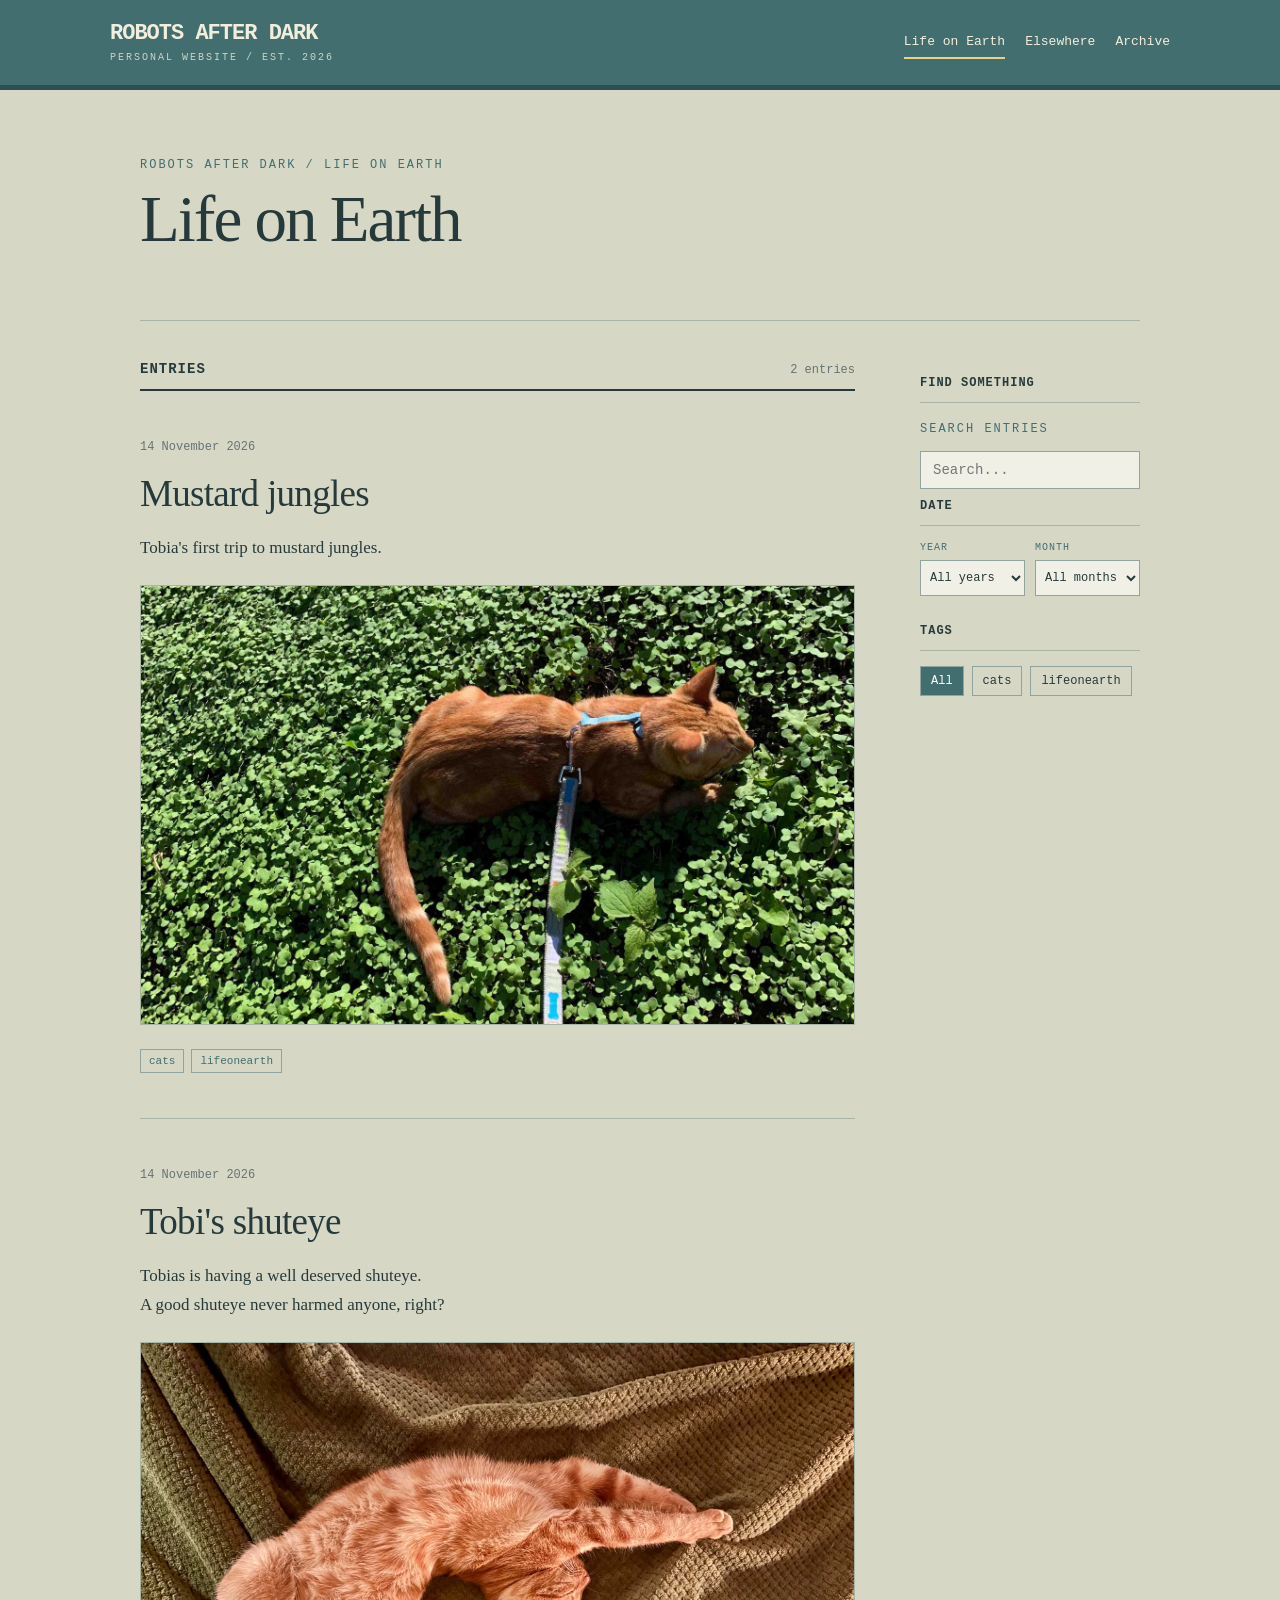
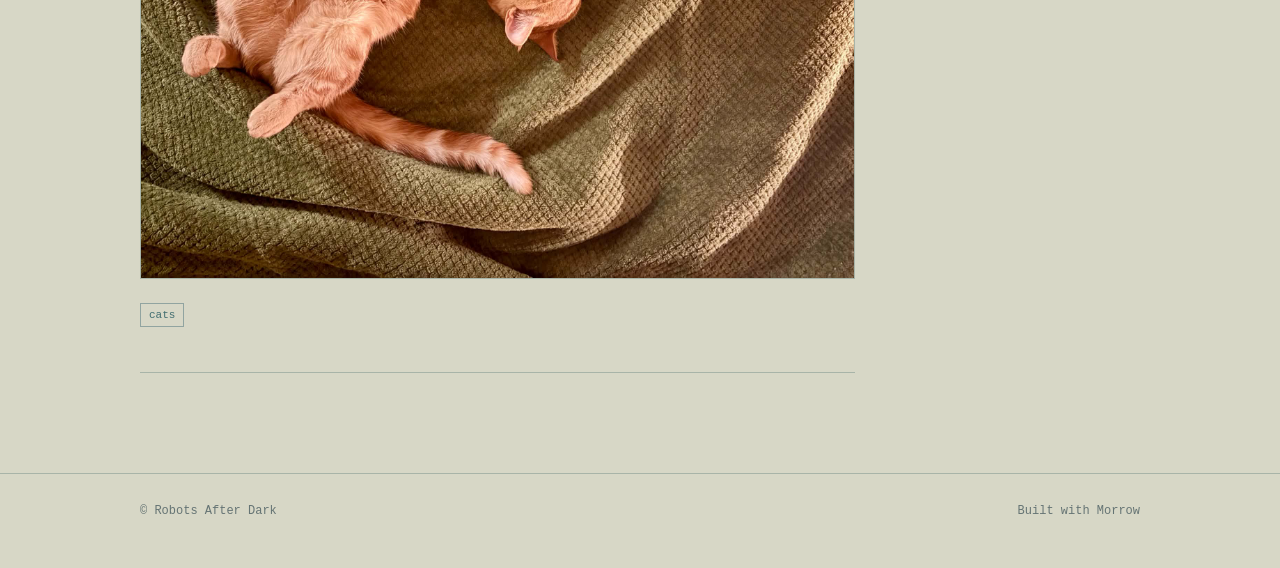
<file: index.html>
<!doctype html><html lang="en"><head><meta charset="utf-8"><meta name="viewport" content="width=device-width, initial-scale=1"><meta name="description" content="Robots After Dark — a personal space for writing and life."><title>Life on Earth — Robots After Dark</title><link rel="stylesheet" href="style.css?v=4"></head><body data-section="earth"><header class="top"><div class="shell top-inner"><a class="brand" href="index.html">ROBOTS AFTER DARK<small>PERSONAL WEBSITE / EST. 2026</small></a><nav class="nav" aria-label="Main navigation"><a href="index.html" class="active">Life on Earth</a><a href="elsewhere.html" class="">Elsewhere</a><a href="archive.html" class="">Archive</a></nav></div></header><main class="shell"><section class="intro"><div class="eyebrow">Robots After Dark / Life on Earth</div><h1>Life on Earth</h1></section><div class="main-layout"><section aria-label="Posts"><div class="feed-head"><h2>Entries</h2><span id="count" class="count">0 entries</span></div><div id="entries" aria-live="polite"><p class="empty">Loading...</p></div></section><aside class="side"><h2>Find something</h2><label for="search" class="eyebrow">Search entries</label><input id="search" class="search" type="search" placeholder="Search..." autocomplete="off"><h2>Date</h2><div class="date-filters"><div><label for="year-filter" class="eyebrow">Year</label><select id="year-filter" aria-label="Filter by year"><option value="All">All years</option></select></div><div><label for="month-filter" class="eyebrow">Month</label><select id="month-filter" aria-label="Filter by month"><option value="All">All months</option></select></div></div><h2>Tags</h2><div id="filters" class="filters"><button class="filter active" type="button" data-tag="All">All</button></div></aside></div></main><footer><div class="shell footer-inner"><span>© Robots After Dark</span><span>Built with Morrow</span></div></footer><script src="script.js?v=4" defer></script></body></html>
</file>
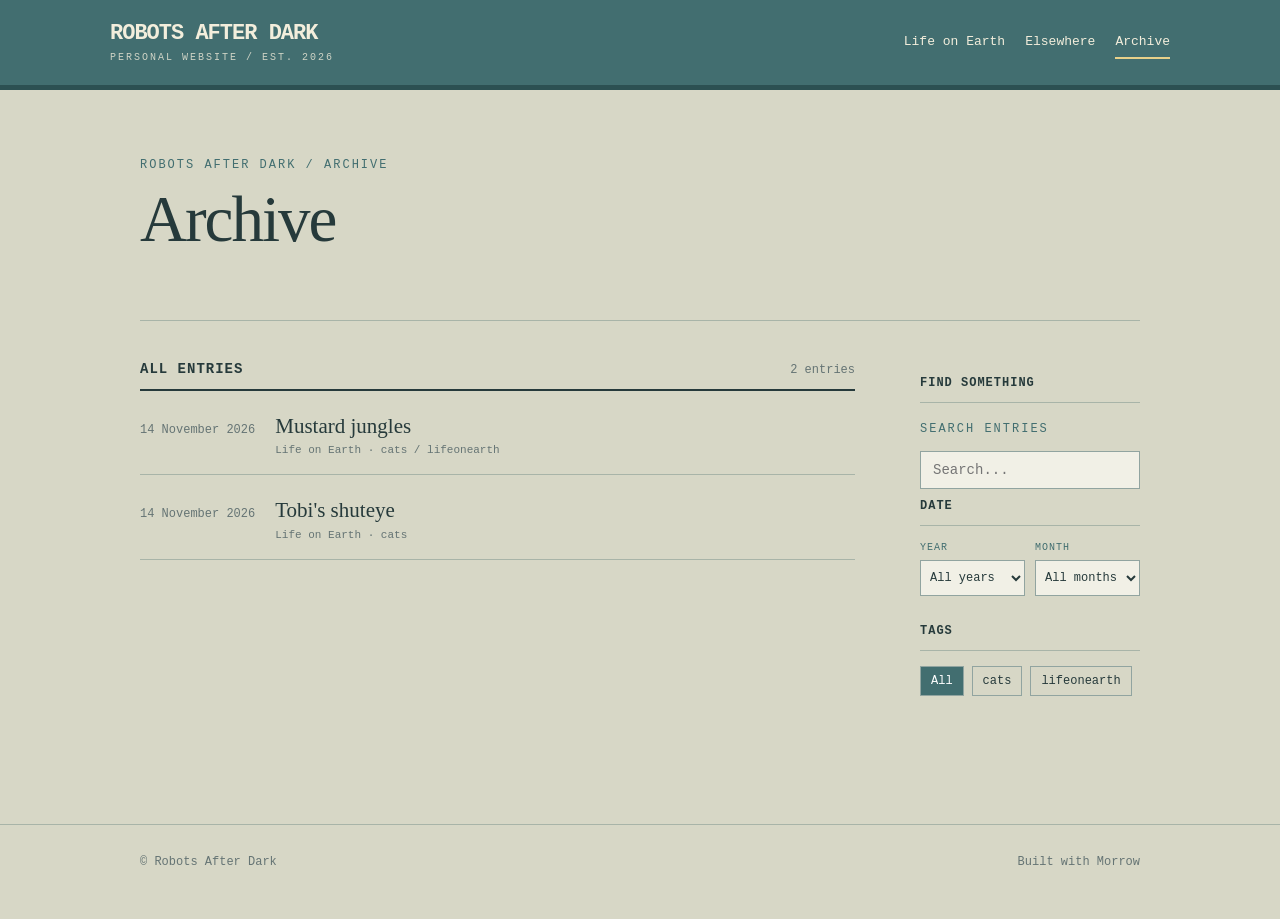
<file: archive.html>
<!doctype html><html lang="en"><head><meta charset="utf-8"><meta name="viewport" content="width=device-width, initial-scale=1"><meta name="description" content="Robots After Dark — a personal space for writing and life."><title>Archive — Robots After Dark</title><link rel="stylesheet" href="style.css?v=4"></head><body data-section="archive"><header class="top"><div class="shell top-inner"><a class="brand" href="index.html">ROBOTS AFTER DARK<small>PERSONAL WEBSITE / EST. 2026</small></a><nav class="nav" aria-label="Main navigation"><a href="index.html" class="">Life on Earth</a><a href="elsewhere.html" class="">Elsewhere</a><a href="archive.html" class="active">Archive</a></nav></div></header><main class="shell"><section class="intro"><div class="eyebrow">Robots After Dark / Archive</div><h1>Archive</h1></section><div class="main-layout"><section aria-label="Posts"><div class="feed-head"><h2>All entries</h2><span id="count" class="count">0 entries</span></div><div id="entries" aria-live="polite"><p class="empty">Loading...</p></div></section><aside class="side"><h2>Find something</h2><label for="search" class="eyebrow">Search entries</label><input id="search" class="search" type="search" placeholder="Search..." autocomplete="off"><h2>Date</h2><div class="date-filters"><div><label for="year-filter" class="eyebrow">Year</label><select id="year-filter" aria-label="Filter by year"><option value="All">All years</option></select></div><div><label for="month-filter" class="eyebrow">Month</label><select id="month-filter" aria-label="Filter by month"><option value="All">All months</option></select></div></div><h2>Tags</h2><div id="filters" class="filters"><button class="filter active" type="button" data-tag="All">All</button></div></aside></div></main><footer><div class="shell footer-inner"><span>© Robots After Dark</span><span>Built with Morrow</span></div></footer><script src="script.js?v=4" defer></script></body></html>
</file>
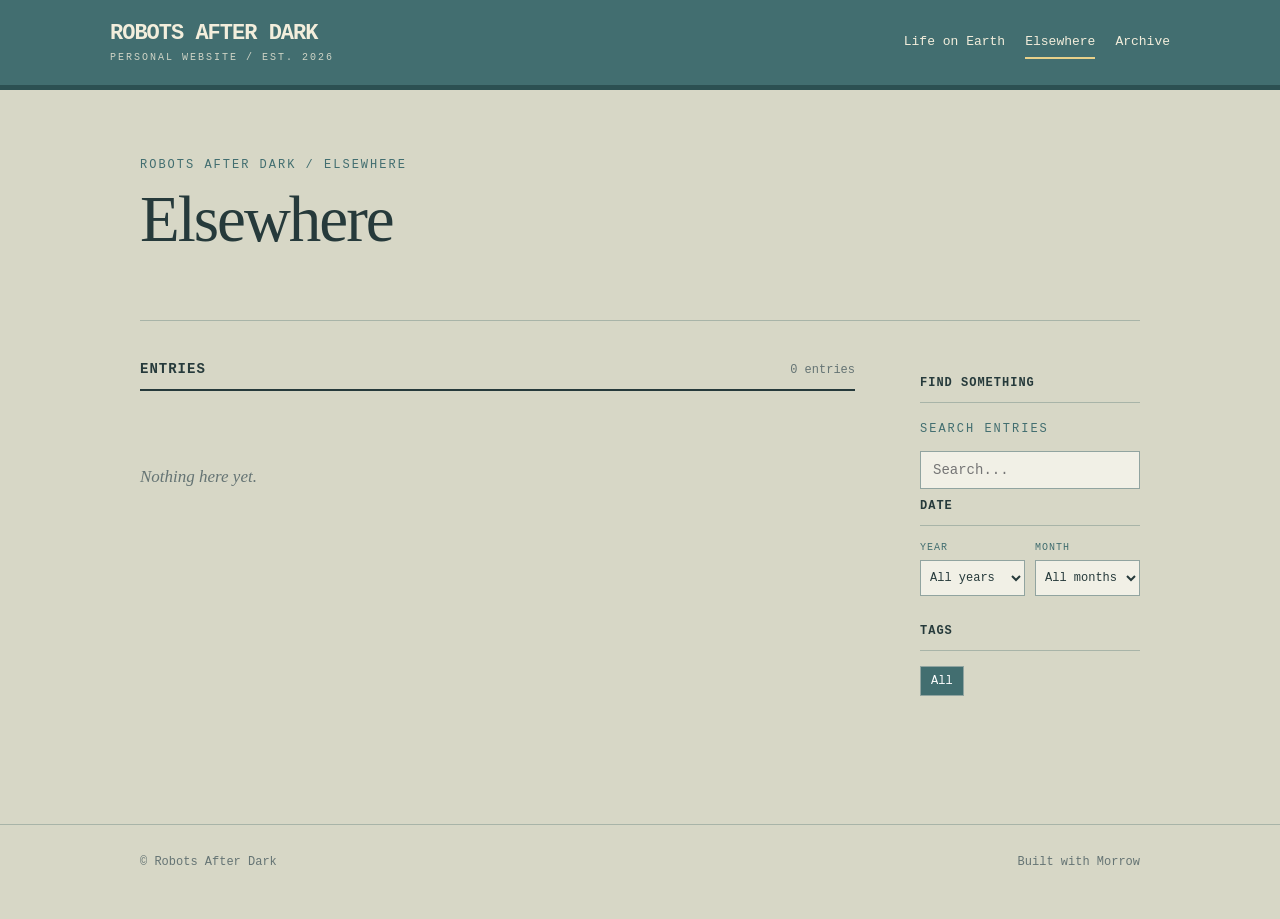
<file: earth.html>
<!doctype html><html lang="en"><head><meta charset="utf-8"><meta name="viewport" content="width=device-width, initial-scale=1"><meta name="description" content="Robots After Dark — a personal space for writing and life."><title>Elsewhere — Robots After Dark</title><link rel="stylesheet" href="style.css?v=3"></head><body data-section="elsewhere"><header class="top"><div class="shell top-inner"><a class="brand" href="index.html">ROBOTS AFTER DARK<small>PERSONAL WEBSITE / EST. 2026</small></a><nav class="nav" aria-label="Main navigation"><a href="index.html" class="">Life on Earth</a><a href="earth.html" class="active">Elsewhere</a><a href="archive.html" class="">Archive</a></nav></div></header><main class="shell"><section class="intro"><div class="eyebrow">Robots After Dark / Elsewhere</div><h1>Elsewhere</h1></section><div class="main-layout"><section aria-label="Posts"><div class="feed-head"><h2>Entries</h2><span id="count" class="count">0 entries</span></div><div id="entries" aria-live="polite"><p class="empty">Loading...</p></div></section><aside class="side"><h2>Find something</h2><label for="search" class="eyebrow">Search entries</label><input id="search" class="search" type="search" placeholder="Search..." autocomplete="off"><h2>Date</h2><div class="date-filters"><div><label for="year-filter" class="eyebrow">Year</label><select id="year-filter" aria-label="Filter by year"><option value="All">All years</option></select></div><div><label for="month-filter" class="eyebrow">Month</label><select id="month-filter" aria-label="Filter by month"><option value="All">All months</option></select></div></div><h2>Tags</h2><div id="filters" class="filters"><button class="filter active" type="button" data-tag="All">All</button></div></aside></div></main><footer><div class="shell footer-inner"><span>© Robots After Dark</span><span>Built with Morrow</span></div></footer><script src="script.js?v=3" defer></script></body></html>
</file>
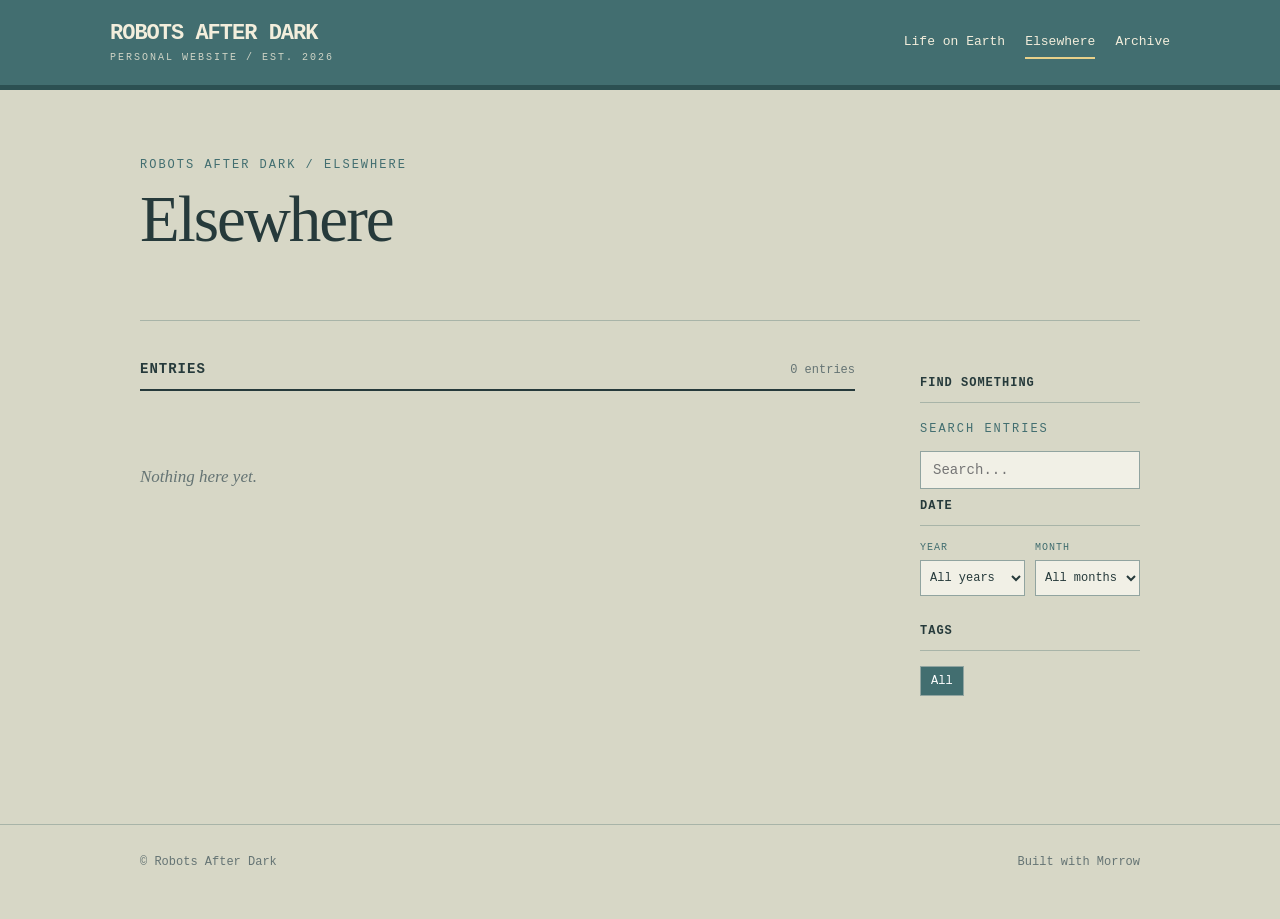
<file: elsewhere.html>
<!doctype html><html lang="en"><head><meta charset="utf-8"><meta name="viewport" content="width=device-width, initial-scale=1"><meta name="description" content="Robots After Dark — a personal space for writing and life."><title>Elsewhere — Robots After Dark</title><link rel="stylesheet" href="style.css?v=4"></head><body data-section="elsewhere"><header class="top"><div class="shell top-inner"><a class="brand" href="index.html">ROBOTS AFTER DARK<small>PERSONAL WEBSITE / EST. 2026</small></a><nav class="nav" aria-label="Main navigation"><a href="index.html" class="">Life on Earth</a><a href="elsewhere.html" class="active">Elsewhere</a><a href="archive.html" class="">Archive</a></nav></div></header><main class="shell"><section class="intro"><div class="eyebrow">Robots After Dark / Elsewhere</div><h1>Elsewhere</h1></section><div class="main-layout"><section aria-label="Posts"><div class="feed-head"><h2>Entries</h2><span id="count" class="count">0 entries</span></div><div id="entries" aria-live="polite"><p class="empty">Loading...</p></div></section><aside class="side"><h2>Find something</h2><label for="search" class="eyebrow">Search entries</label><input id="search" class="search" type="search" placeholder="Search..." autocomplete="off"><h2>Date</h2><div class="date-filters"><div><label for="year-filter" class="eyebrow">Year</label><select id="year-filter" aria-label="Filter by year"><option value="All">All years</option></select></div><div><label for="month-filter" class="eyebrow">Month</label><select id="month-filter" aria-label="Filter by month"><option value="All">All months</option></select></div></div><h2>Tags</h2><div id="filters" class="filters"><button class="filter active" type="button" data-tag="All">All</button></div></aside></div></main><footer><div class="shell footer-inner"><span>© Robots After Dark</span><span>Built with Morrow</span></div></footer><script src="script.js?v=4" defer></script></body></html>
</file>
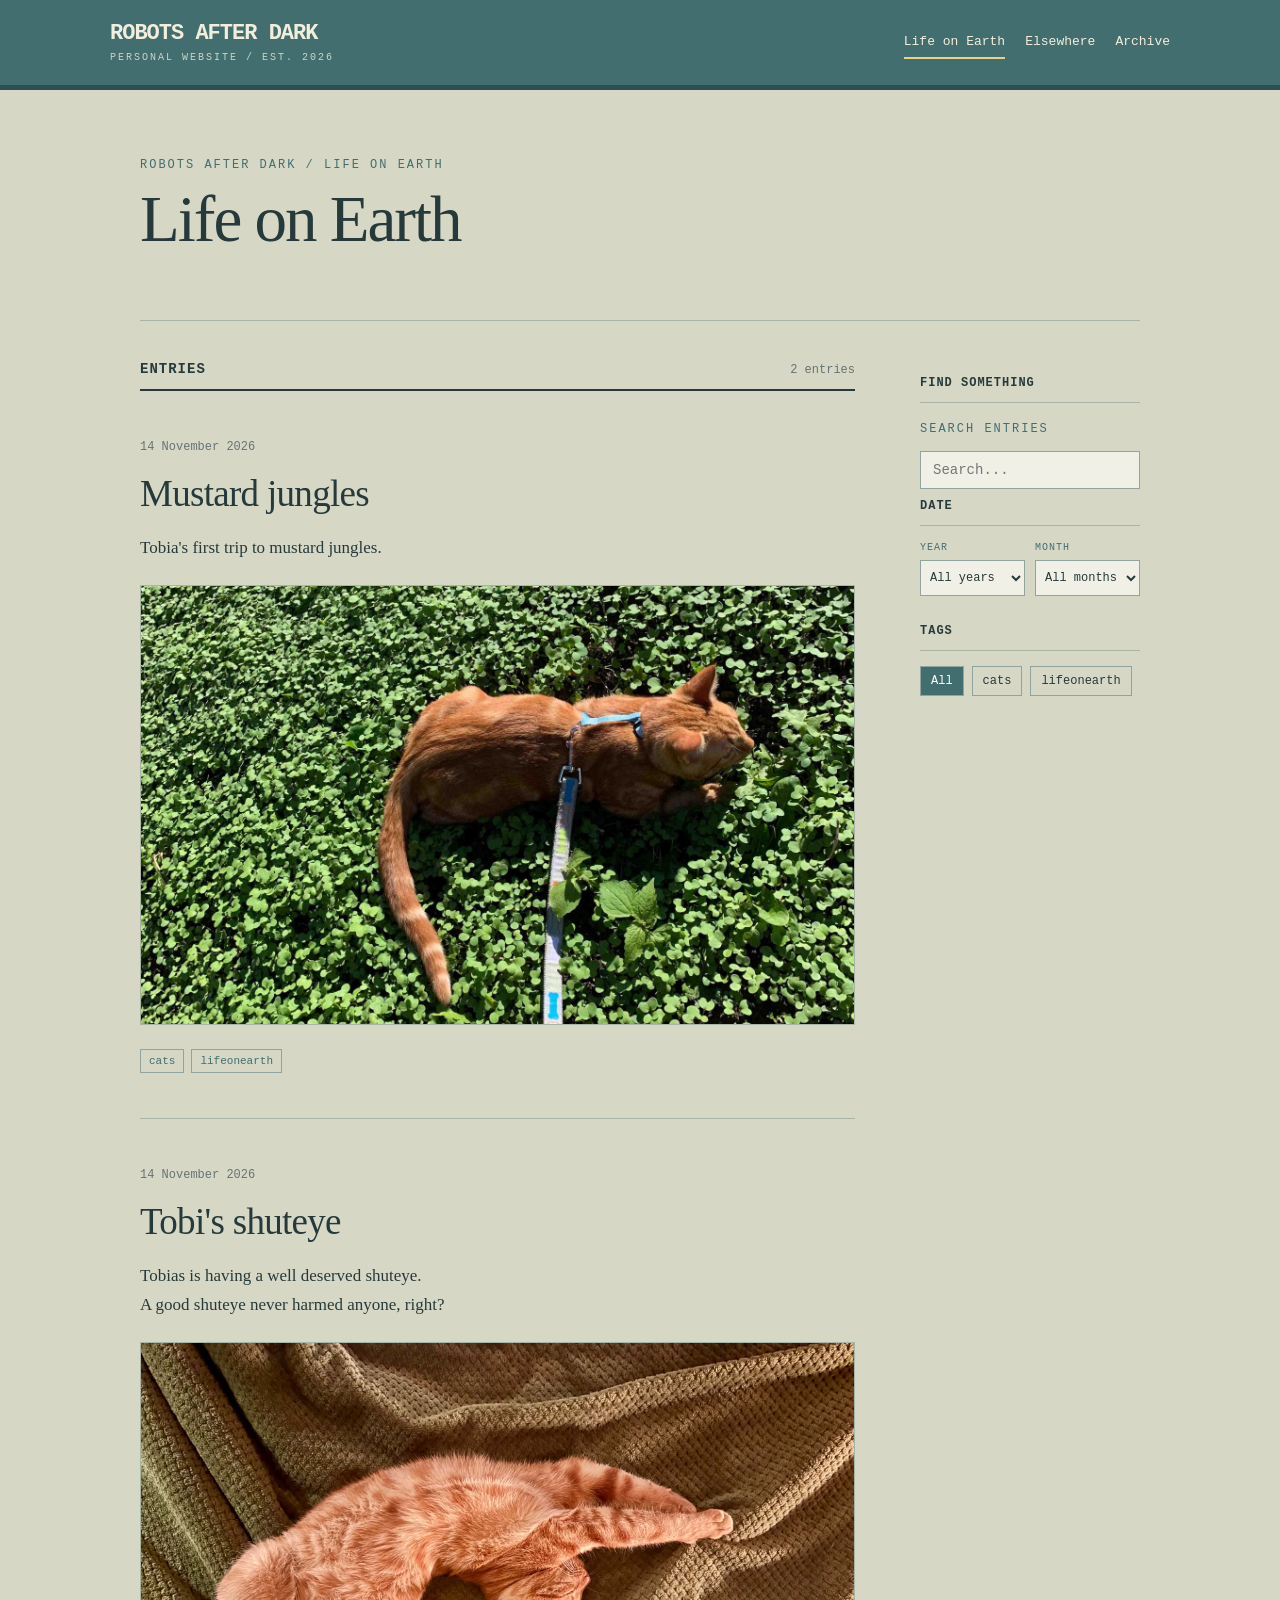
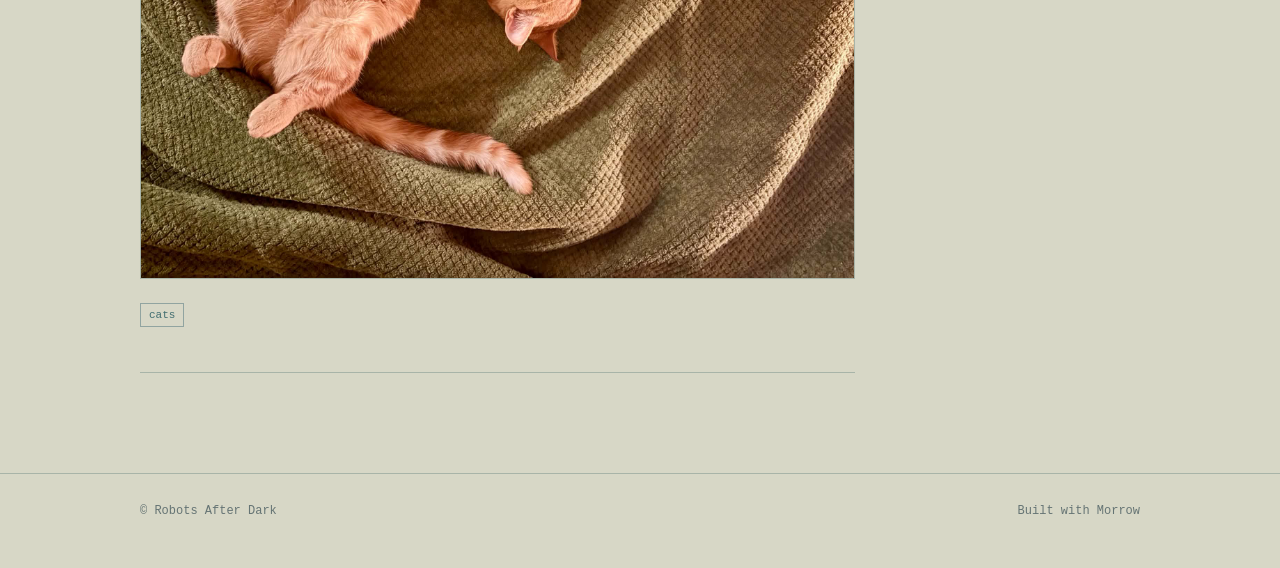
<file: lifeonearth.html>
<!doctype html><html lang="en"><head><meta charset="utf-8"><meta name="viewport" content="width=device-width, initial-scale=1"><meta name="description" content="Robots After Dark — a personal space for writing and life."><title>Life on Earth — Robots After Dark</title><link rel="stylesheet" href="style.css?v=3"></head><body data-section="earth"><header class="top"><div class="shell top-inner"><a class="brand" href="index.html">ROBOTS AFTER DARK<small>PERSONAL WEBSITE / EST. 2026</small></a><nav class="nav" aria-label="Main navigation"><a href="index.html" class="active">Life on Earth</a><a href="earth.html" class="">Elsewhere</a><a href="archive.html" class="">Archive</a></nav></div></header><main class="shell"><section class="intro"><div class="eyebrow">Robots After Dark / Life on Earth</div><h1>Life on Earth</h1></section><div class="main-layout"><section aria-label="Posts"><div class="feed-head"><h2>Entries</h2><span id="count" class="count">0 entries</span></div><div id="entries" aria-live="polite"><p class="empty">Loading...</p></div></section><aside class="side"><h2>Find something</h2><label for="search" class="eyebrow">Search entries</label><input id="search" class="search" type="search" placeholder="Search..." autocomplete="off"><h2>Date</h2><div class="date-filters"><div><label for="year-filter" class="eyebrow">Year</label><select id="year-filter" aria-label="Filter by year"><option value="All">All years</option></select></div><div><label for="month-filter" class="eyebrow">Month</label><select id="month-filter" aria-label="Filter by month"><option value="All">All months</option></select></div></div><h2>Tags</h2><div id="filters" class="filters"><button class="filter active" type="button" data-tag="All">All</button></div></aside></div></main><footer><div class="shell footer-inner"><span>© Robots After Dark</span><span>Built with Morrow</span></div></footer><script src="script.js?v=3" defer></script></body></html>
</file>
<file: style.css>
:root{--bg:#d7d7c6;--paper:#eeeadd;--ink:#263a3b;--muted:#657474;--teal:#426e70;--line:#a8b4a8;--gold:#a1844d}*{box-sizing:border-box}html{scroll-behavior:smooth}body{margin:0;background:var(--bg);color:var(--ink);font:17px/1.7 Georgia,'Times New Roman',serif}a{color:inherit}button,input{font:inherit}button{cursor:pointer}.shell{max-width:1060px;margin:auto;padding:0 30px}.top{background:var(--teal);color:#f3eedc;border-bottom:5px solid #2c5052}.top-inner{display:flex;align-items:center;justify-content:space-between;gap:20px;padding:22px 0}.brand{font:700 22px/1.1 'Courier New',monospace;text-decoration:none;letter-spacing:-1px}.brand small{display:block;font-size:10px;letter-spacing:2px;font-weight:400;opacity:.8;margin-top:6px}.nav{display:flex;gap:20px;flex-wrap:wrap}.nav a{font:13px 'Courier New',monospace;text-decoration:none;padding:8px 0;border-bottom:2px solid transparent}.nav a.active,.nav a:hover{border-color:#e8d18a}.intro{padding:68px 0 44px;border-bottom:1px solid var(--line)}.eyebrow{font:12px 'Courier New',monospace;letter-spacing:2px;text-transform:uppercase;color:var(--teal)}h1{font-weight:normal;font-size:clamp(38px,6vw,65px);line-height:1.1;margin:12px 0 20px;letter-spacing:-2px}.intro p{max-width:580px;color:#4e6160;margin:0}.main-layout{display:grid;grid-template-columns:minmax(0,1fr) 220px;gap:65px;padding-top:40px;padding-bottom:100px}.feed-head{display:flex;justify-content:space-between;align-items:baseline;border-bottom:2px solid var(--ink);padding-bottom:12px;gap:15px}.feed-head h2{font:700 14px 'Courier New',monospace;letter-spacing:1px;text-transform:uppercase;margin:0}.count{font:12px 'Courier New',monospace;color:var(--muted)}.entry{padding:40px 0 45px;border-bottom:1px solid var(--line)}.entry time{font:12px 'Courier New',monospace;color:var(--muted)}.entry h3{font-size:clamp(26px,3.5vw,37px);font-weight:normal;line-height:1.2;letter-spacing:-.7px;margin:12px 0 18px}.entry .body{white-space:pre-wrap;overflow-wrap:anywhere}.entry img{max-width:100%;max-height:540px;object-fit:contain;display:block;margin:22px 0;border:1px solid var(--line)}.tags{display:flex;flex-wrap:wrap;gap:7px;margin-top:24px}.tag{font:11px 'Courier New',monospace;border:1px solid #91a4a0;color:#426e70;background:transparent;padding:5px 8px}.tag:hover,.tag.selected{background:var(--teal);color:white}.side{padding-top:5px}.side h2{font:700 12px 'Courier New',monospace;text-transform:uppercase;letter-spacing:1px;border-bottom:1px solid var(--line);padding-bottom:12px}.side p{font-size:14px;color:#566867}.filters{display:flex;gap:8px;flex-wrap:wrap;margin:15px 0 28px}.filter{font:12px 'Courier New',monospace;background:transparent;border:1px solid #91a4a0;padding:7px 10px;color:var(--ink)}.filter.active,.filter:hover{background:var(--teal);color:white}.search{width:100%;padding:10px 12px;border:1px solid #91a4a0;background:#f1f0e6;color:var(--ink);font:14px 'Courier New',monospace;margin-top:10px}.empty{padding:55px 0;font-style:italic;color:#657474}.archive-list{padding:0;margin:0;list-style:none}.archive-list li{display:flex;gap:20px;align-items:baseline;border-bottom:1px solid var(--line);padding:18px 0}.archive-list time{font:12px 'Courier New',monospace;color:var(--muted);min-width:90px}.archive-list a{text-decoration:none;font-size:21px}.archive-list a:hover{text-decoration:underline}.archive-list small{display:block;font:11px 'Courier New',monospace;color:var(--muted)}footer{border-top:1px solid var(--line);padding:30px 0 50px;color:#657474;font:12px 'Courier New',monospace}.footer-inner{display:flex;justify-content:space-between;gap:15px;flex-wrap:wrap}@media(max-width:700px){.shell{padding:0 20px}.top-inner{display:block}.nav{margin-top:20px;gap:16px}.intro{padding:46px 0 32px}.main-layout{display:block;padding-top:26px}.side{margin-top:55px}.archive-list li{display:block}.archive-list time{display:block;margin-bottom:4px}}

/* Date filters */
.date-filters{display:grid;grid-template-columns:1fr 1fr;gap:10px;margin:16px 0 28px}
.date-filters label{display:block;font-size:10px;letter-spacing:1px;margin-bottom:7px}
.date-filters select{width:100%;min-width:0;padding:9px 5px;border:1px solid #91a4a0;background:#f1f0e6;color:var(--ink);font:12px 'Courier New',monospace}
</file>
